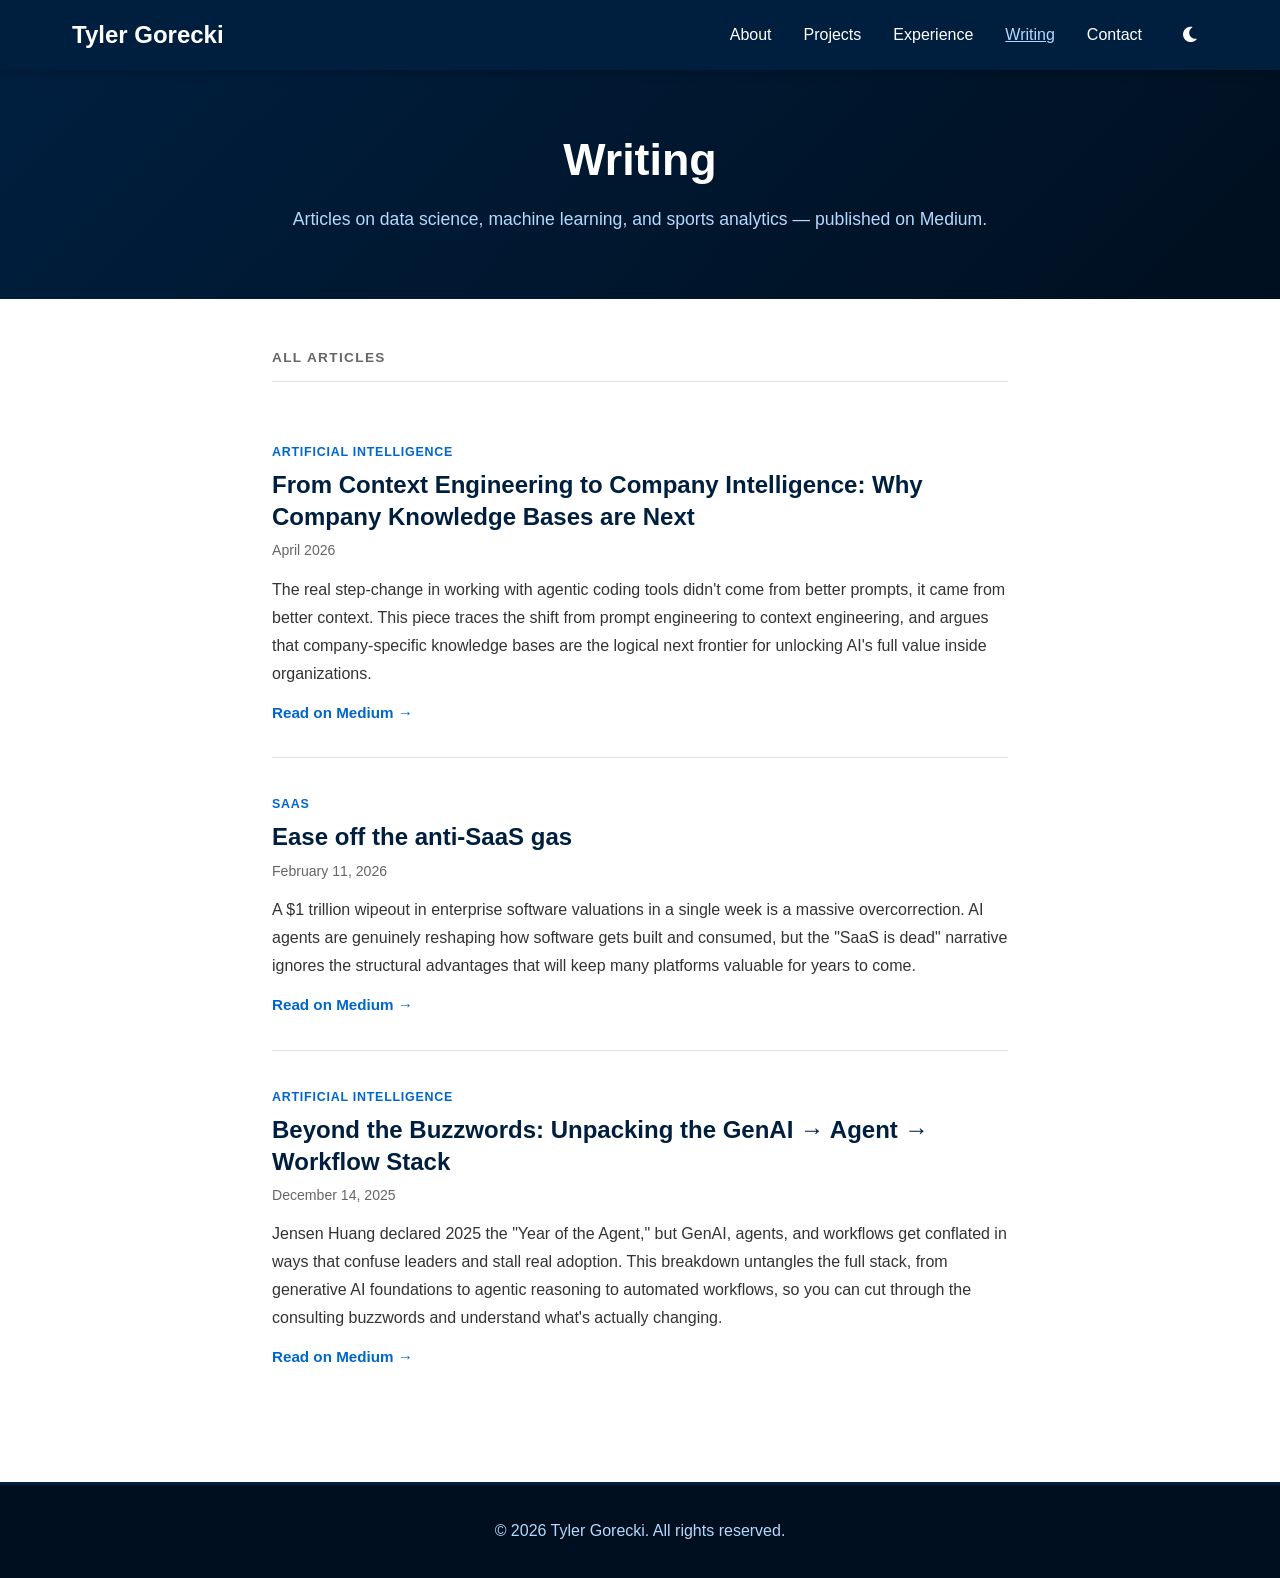
<file: blog.html>
<!DOCTYPE HTML>
<html>
	<head>
		<title>Writing — Tyler Gorecki</title>
		<meta charset="utf-8" />
		<meta name="viewport" content="width=device-width, initial-scale=1, user-scalable=no" />
		<meta name="description" content="Articles and writing by Tyler Gorecki on data science, machine learning, and sports analytics." />
		<link rel="stylesheet" href="assets/css/custom.css" />
		<link rel="stylesheet" href="https://cdnjs.cloudflare.com/ajax/libs/font-awesome/6.0.0/css/all.min.css" />
		<script>if(localStorage.getItem('theme')==='dark')document.documentElement.setAttribute('data-theme','dark');</script>
	</head>
	<body>
		<!-- Navigation -->
		<nav class="navbar">
			<div class="nav-container">
				<a href="index.html" class="nav-logo">Tyler Gorecki</a>
				<ul class="nav-menu" id="nav-menu">
					<li><a href="index.html#about">About</a></li>
					<li><a href="index.html#projects">Projects</a></li>
					<li><a href="index.html#experience">Experience</a></li>
					<li><a href="blog.html" class="active">Writing</a></li>
					<li><a href="index.html#contact">Contact</a></li>
					<li><button class="dark-toggle" id="dark-toggle" aria-label="Toggle dark mode"><i class="fas fa-moon"></i></button></li>
				</ul>
				<button class="nav-toggle" id="nav-toggle" aria-label="Open menu"><i class="fas fa-bars"></i></button>
			</div>
		</nav>

		<!-- Page Header -->
		<div class="writing-hero">
			<h1>Writing</h1>
			<p>Articles on data science, machine learning, and sports analytics — published on <a href="https://medium.com/@tylergorecki" style="color: #b3d9ff;">Medium</a>.</p>
		</div>

		<!-- Articles -->
		<div class="writing-section">
			<h2>All Articles</h2>

			<article class="article-card">
				<span class="article-tag">Artificial Intelligence</span>
				<h3 class="article-title"><a href="https://medium.com/@tylergorecki/from-context-engineering-to-company-intelligence-why-company-knowledge-bases-are-next-7e5cde6ddbcd" target="_blank" rel="noopener">From Context Engineering to Company Intelligence: Why Company Knowledge Bases are Next</a></h3>
				<p class="article-meta">April 2026</p>
				<p class="article-excerpt">The real step-change in working with agentic coding tools didn't come from better prompts, it came from better context. This piece traces the shift from prompt engineering to context engineering, and argues that company-specific knowledge bases are the logical next frontier for unlocking AI's full value inside organizations.</p>
				<a href="https://medium.com/@tylergorecki/from-context-engineering-to-company-intelligence-why-company-knowledge-bases-are-next-7e5cde6ddbcd" class="article-link" target="_blank" rel="noopener">Read on Medium &rarr;</a>
			</article>

			<article class="article-card">
				<span class="article-tag">SaaS</span>
				<h3 class="article-title"><a href="https://medium.com/@tylergorecki/ease-off-the-anti-saas-gas-36b92a6fe3d2" target="_blank" rel="noopener">Ease off the anti-SaaS gas</a></h3>
				<p class="article-meta">February 11, 2026</p>
				<p class="article-excerpt">A $1 trillion wipeout in enterprise software valuations in a single week is a massive overcorrection. AI agents are genuinely reshaping how software gets built and consumed, but the "SaaS is dead" narrative ignores the structural advantages that will keep many platforms valuable for years to come.</p>
				<a href="https://medium.com/@tylergorecki/ease-off-the-anti-saas-gas-36b92a6fe3d2" class="article-link" target="_blank" rel="noopener">Read on Medium &rarr;</a>
			</article>

			<article class="article-card">
				<span class="article-tag">Artificial Intelligence</span>
				<h3 class="article-title"><a href="https://medium.com/@tylergorecki/beyond-the-buzzwords-unpacking-the-genai-agent-workflow-stack-a6ef4d1d0d64" target="_blank" rel="noopener">Beyond the Buzzwords: Unpacking the GenAI → Agent → Workflow Stack</a></h3>
				<p class="article-meta">December 14, 2025</p>
				<p class="article-excerpt">Jensen Huang declared 2025 the "Year of the Agent," but GenAI, agents, and workflows get conflated in ways that confuse leaders and stall real adoption. This breakdown untangles the full stack, from generative AI foundations to agentic reasoning to automated workflows, so you can cut through the consulting buzzwords and understand what's actually changing.</p>
				<a href="https://medium.com/@tylergorecki/beyond-the-buzzwords-unpacking-the-genai-agent-workflow-stack-a6ef4d1d0d64" class="article-link" target="_blank" rel="noopener">Read on Medium &rarr;</a>
			</article>

		</div>

		<!-- Footer -->
		<footer class="footer">
			<div class="container">
				<p>&copy; 2026 Tyler Gorecki. All rights reserved.</p>
			</div>
		</footer>

		<script>
			(function() {
				var toggle = document.getElementById('dark-toggle');
				var html = document.documentElement;

				if (localStorage.getItem('theme') === 'dark') {
					toggle.querySelector('i').className = 'fas fa-sun';
				}

				toggle.addEventListener('click', function() {
					var isDark = html.getAttribute('data-theme') === 'dark';
					if (isDark) {
						html.removeAttribute('data-theme');
						toggle.querySelector('i').className = 'fas fa-moon';
						localStorage.setItem('theme', 'light');
					} else {
						html.setAttribute('data-theme', 'dark');
						toggle.querySelector('i').className = 'fas fa-sun';
						localStorage.setItem('theme', 'dark');
					}
				});

				var navToggle = document.getElementById('nav-toggle');
				var navMenu = document.getElementById('nav-menu');

				navToggle.addEventListener('click', function() {
					navMenu.classList.toggle('active');
					var icon = navToggle.querySelector('i');
					icon.className = navMenu.classList.contains('active') ? 'fas fa-times' : 'fas fa-bars';
				});

				navMenu.querySelectorAll('a').forEach(function(link) {
					link.addEventListener('click', function() {
						navMenu.classList.remove('active');
						navToggle.querySelector('i').className = 'fas fa-bars';
					});
				});
			})();
		</script>
	</body>
</html>
</file>
<file: assets/css/custom.css>
/* Custom Portfolio CSS - Navy & White Theme */

* {
	margin: 0;
	padding: 0;
	box-sizing: border-box;
}

:root {
	/* Brand colors (constant) */
	--navy: #001f3f;
	--dark-navy: #000f1f;
	--white: #ffffff;
	--light-gray: #f5f5f5;

	/* Semantic theme variables — toggled by dark mode */
	--bg-body: #ffffff;
	--bg-alt: #f5f5f5;
	--bg-card: #ffffff;
	--text-primary: #333333;
	--text-heading: #001f3f;
	--text-subtle: #666666;
	--border: #dddddd;
	--accent-link: #0066cc;
	--highlight-bg: #f5f5f5;
	--shadow-sm: rgba(0, 0, 0, 0.08);
	--shadow-md: rgba(0, 0, 0, 0.10);
	--shadow-hover: rgba(0, 31, 63, 0.15);
}

[data-theme="dark"] {
	--bg-body: #001f3f;
	--bg-alt: #000f1f;
	--bg-card: #0a2a4a;
	--text-primary: #e0e8f0;
	--text-heading: #ffffff;
	--text-subtle: #8ba8bf;
	--border: #1a3a5c;
	--accent-link: #4da6ff;
	--highlight-bg: #0d2d4a;
	--shadow-sm: rgba(0, 0, 0, 0.3);
	--shadow-md: rgba(0, 0, 0, 0.4);
	--shadow-hover: rgba(0, 0, 0, 0.5);
}

/* Smooth theme transitions */
body, section, .skill-category, .project-card,
.timeline-content, .footer, .article-card {
	transition: background-color 0.3s ease, border-color 0.3s ease;
}

h2, h3 {
	transition: color 0.3s ease;
}

body {
	font-family: 'Segoe UI', Tahoma, Geneva, Verdana, sans-serif;
	line-height: 1.6;
	color: var(--text-primary);
	background-color: var(--bg-body);
}

/* Navbar */
.navbar {
	position: fixed;
	top: 0;
	width: 100%;
	background-color: var(--navy);
	color: var(--white);
	padding: 0;
	box-shadow: 0 2px 10px rgba(0, 0, 0, 0.2);
	z-index: 1000;
}

.nav-container {
	max-width: 1200px;
	margin: 0 auto;
	display: flex;
	justify-content: space-between;
	align-items: center;
	padding: 1rem 2rem;
}

.nav-logo {
	font-size: 1.5rem;
	font-weight: bold;
	color: var(--white);
	text-decoration: none;
}

.nav-menu {
	display: flex;
	list-style: none;
	gap: 2rem;
	align-items: center;
}

.nav-menu a {
	color: var(--white);
	text-decoration: none;
	transition: color 0.3s ease;
	font-weight: 500;
}

.nav-menu a:hover,
.nav-menu a.active {
	color: #b3d9ff;
	text-decoration: underline;
}

/* Dark mode toggle button */
.dark-toggle {
	background: none;
	border: none;
	color: var(--white);
	font-size: 1.1rem;
	cursor: pointer;
	padding: 0.25rem 0.5rem;
	display: flex;
	align-items: center;
	transition: color 0.3s ease;
	line-height: 1;
}

.dark-toggle:hover {
	color: #b3d9ff;
}

.nav-toggle {
	display: none;
	background: none;
	border: none;
	color: var(--white);
	font-size: 1.3rem;
	cursor: pointer;
	padding: 0.25rem 0.5rem;
	align-items: center;
	transition: color 0.3s ease;
}

.nav-toggle:hover {
	color: #b3d9ff;
}

/* Hero Section */
.hero {
	margin-top: 60px;
	background: linear-gradient(135deg, var(--navy) 0%, var(--dark-navy) 100%);
	color: var(--white);
	padding: 6rem 2rem;
	text-align: center;
	min-height: 500px;
	display: flex;
	align-items: center;
	justify-content: center;
}

.hero-content {
	max-width: 800px;
}

.hero h1 {
	font-size: 3.5rem;
	margin-bottom: 0.5rem;
	font-weight: 700;
}

.subtitle {
	font-size: 1.5rem;
	color: #b3d9ff;
	margin-bottom: 0.5rem;
}

.tagline {
	font-size: 1.1rem;
	color: #ccc;
	margin-bottom: 2rem;
}

.cta-buttons {
	display: flex;
	gap: 1rem;
	justify-content: center;
	flex-wrap: wrap;
	margin-top: 2rem;
}

.btn {
	padding: 0.75rem 1.5rem;
	border: 2px solid var(--white);
	border-radius: 5px;
	text-decoration: none;
	transition: all 0.3s ease;
	font-weight: 600;
	font-size: 1rem;
	cursor: pointer;
	display: inline-block;
}

.btn-primary {
	background-color: var(--white);
	color: var(--navy);
}

.btn-primary:hover {
	background-color: transparent;
	color: var(--white);
}

.btn-secondary {
	background-color: transparent;
	color: var(--white);
}

.btn-secondary:hover {
	background-color: var(--white);
	color: var(--navy);
}

/* Sections */
section {
	padding: 4rem 2rem;
	width: 100%;
	display: block;
}

.container {
	max-width: 1200px;
	margin: 0 auto;
	padding: 0 2rem;
}

#about {
	background-color: var(--bg-alt);
}

#projects {
	background-color: var(--bg-body);
}

#experience {
	background-color: var(--bg-alt);
}

#contact {
	background-color: var(--navy);
	color: var(--white);
}

h2 {
	color: var(--text-heading);
	font-size: 2.5rem;
	margin-bottom: 1.5rem;
	text-align: center;
}

#contact h2,
#contact h3 {
	color: var(--white);
}

p {
	margin-bottom: 1rem;
	line-height: 1.8;
}

/* About Section */
.about-content {
	display: flex;
	gap: 3rem;
	align-items: flex-start;
	max-width: 900px;
	margin: 0 auto;
}

.about-photo {
	flex-shrink: 0;
	width: 50px;
	height: 50px;
	border-radius: 50%;
	object-fit: cover;
	border: 2px solid var(--text-heading);
	transition: border-color 0.3s ease;
}

.about-text {
	font-size: 1.1rem;
	color: var(--text-primary);
	line-height: 1.9;
}

/* Skills Section */
.skills-grid {
	display: grid;
	grid-template-columns: repeat(auto-fit, minmax(200px, 1fr));
	gap: 2rem;
	margin-top: 2rem;
}

.skill-category {
	background-color: var(--bg-card);
	padding: 1.5rem;
	border-left: 4px solid var(--text-heading);
	border-radius: 5px;
	box-shadow: 0 2px 8px var(--shadow-md);
}

.skill-category h3 {
	color: var(--text-heading);
	margin-bottom: 1rem;
	font-size: 1.2rem;
}

.skill-category ul {
	list-style: none;
}

.skill-category li {
	padding: 0.5rem 0;
	color: var(--text-primary);
}

.skill-category li:before {
	content: "→ ";
	color: var(--text-heading);
	font-weight: bold;
	margin-right: 0.5rem;
}

/* Projects Section */
.projects-grid {
	display: grid;
	grid-template-columns: repeat(auto-fit, minmax(280px, 1fr));
	gap: 2rem;
	margin-top: 2rem;
}

.project-card {
	background-color: var(--bg-card);
	border: 2px solid var(--border);
	border-radius: 8px;
	overflow: hidden;
	transition: all 0.3s ease;
	box-shadow: 0 4px 12px var(--shadow-sm);
}

.project-card:hover {
	border-color: var(--navy);
	box-shadow: 0 8px 20px var(--shadow-hover);
	transform: translateY(-5px);
}

.project-header {
	background-color: var(--navy);
	color: var(--white);
	padding: 1.5rem;
}

.project-header h3 {
	color: var(--white);
	font-size: 1.3rem;
	margin: 0;
}

.project-header a {
	color: var(--white);
	text-decoration: none;
}

.project-header a:hover {
	text-decoration: underline;
}

.project-body {
	padding: 1.5rem;
}

.project-card > p {
	padding: 1.25rem 1.5rem 0;
	margin-bottom: 0;
}

.project-card > ul.project-highlights {
	padding: 0.75rem 1.5rem 1.25rem 3rem;
}

.tech-tags {
	display: flex;
	flex-wrap: wrap;
	gap: 0.5rem;
	margin: 1rem 0;
}

.tech-tag {
	background-color: var(--light-gray);
	color: var(--navy);
	padding: 0.4rem 0.8rem;
	border-radius: 20px;
	font-size: 0.85rem;
	font-weight: 600;
	border: 1px solid var(--navy);
}

.highlights {
	background-color: var(--highlight-bg);
	padding: 1rem;
	border-radius: 5px;
	margin-top: 1rem;
	border-left: 3px solid var(--accent-link);
}

.highlights ul {
	margin: 0;
	padding-left: 1.5rem;
}

.highlights li {
	margin-bottom: 0.5rem;
	color: var(--text-primary);
}

/* Experience Section */
.timeline {
	position: relative;
	max-width: 900px;
	margin: 2rem auto;
}

.timeline:before {
	content: '';
	position: absolute;
	left: 50%;
	transform: translateX(-50%);
	width: 3px;
	height: 100%;
	background-color: var(--border);
	border-radius: 3px;
}

.timeline-item {
	margin-bottom: 3rem;
	width: 50%;
	position: relative;
}

.timeline-item:nth-child(odd) {
	margin-left: 0;
	text-align: right;
	padding-right: 3rem;
}

.timeline-item:nth-child(even) {
	margin-left: 50%;
	text-align: left;
	padding-left: 3rem;
}

.timeline-dot {
	position: absolute;
	top: 0;
	width: 20px;
	height: 20px;
	background-color: var(--bg-card);
	border: 3px solid var(--border);
	border-radius: 50%;
	right: -40px;
}

.timeline-item:nth-child(even) .timeline-dot {
	right: auto;
	left: -40px;
}

.timeline-content {
	background-color: var(--bg-card);
	padding: 1.5rem;
	border-radius: 8px;
	border: 1px solid var(--border);
	transition: all 0.3s ease;
}

.timeline-content:hover {
	box-shadow: 0 4px 12px var(--shadow-md);
	border-color: var(--navy);
}

.timeline-content h3 {
	color: var(--text-heading);
	margin-top: 0;
	font-size: 1.2rem;
}

.timeline-content p {
	margin: 0.5rem 0;
	font-style: italic;
	color: var(--accent-link);
	font-weight: 600;
}

.timeline-content ul {
	margin: 1rem 0;
	padding-left: 1.5rem;
}

.timeline-content li {
	margin-bottom: 0.5rem;
}

.timeline-content a {
	color: var(--accent-link);
	text-decoration: none;
}

.timeline-content a:hover {
	text-decoration: underline;
}

/* Contact Section */
.contact-info {
	display: grid;
	grid-template-columns: repeat(auto-fit, minmax(200px, 1fr));
	gap: 2rem;
	margin-top: 2rem;
	text-align: center;
}

.contact-item h3 {
	margin-bottom: 0.5rem;
	color: var(--white);
	font-size: 1.1rem;
}

.contact-item a,
.contact-item p {
	color: #b3d9ff;
	text-decoration: none;
	font-size: 1rem;
}

.contact-item a:hover {
	text-decoration: underline;
	color: var(--white);
}

.social-icons {
	display: flex;
	gap: 1.5rem;
	justify-content: center;
	margin-top: 1.5rem;
}

.social-icons a {
	color: var(--white);
	font-size: 1.5rem;
	transition: all 0.3s ease;
}

.social-icons a:hover {
	color: #b3d9ff;
	transform: scale(1.2);
}

/* Footer */
.footer {
	background-color: var(--dark-navy);
	color: var(--white);
	padding: 2rem;
	text-align: center;
	border-top: 3px solid var(--navy);
	width: 100%;
}

.footer p {
	margin: 0;
	color: #b3d9ff;
}

/* Writing / Blog Page */
.writing-hero {
	margin-top: 60px;
	background: linear-gradient(135deg, var(--navy) 0%, var(--dark-navy) 100%);
	color: var(--white);
	padding: 4rem 2rem;
	text-align: center;
}

.writing-hero h1 {
	font-size: 2.8rem;
	font-weight: 700;
	margin-bottom: 0.5rem;
	color: var(--white);
}

.writing-hero p {
	font-size: 1.1rem;
	color: #b3d9ff;
	margin: 0;
}

.writing-section {
	max-width: 800px;
	margin: 0 auto;
	padding: 3rem 2rem 5rem;
}

.writing-section > h2 {
	text-align: left;
	font-size: 0.85rem;
	font-weight: 700;
	text-transform: uppercase;
	letter-spacing: 0.1em;
	color: var(--text-subtle);
	margin-bottom: 1.5rem;
	border-bottom: 1px solid var(--border);
	padding-bottom: 0.75rem;
}

.article-card {
	padding: 2rem 0;
	border-bottom: 1px solid var(--border);
}

.article-card:last-child {
	border-bottom: none;
}

.article-tag {
	display: inline-block;
	font-size: 0.78rem;
	font-weight: 700;
	color: var(--accent-link);
	text-transform: uppercase;
	letter-spacing: 0.06em;
	margin-bottom: 0.4rem;
	text-decoration: none;
}

.article-tag:hover {
	text-decoration: underline;
}

.article-title {
	font-size: 1.5rem;
	font-weight: 700;
	line-height: 1.3;
	margin-bottom: 0.4rem;
}

.article-title a {
	color: var(--text-heading);
	text-decoration: none;
}

.article-title a:hover {
	color: var(--accent-link);
}

.article-meta {
	font-size: 0.88rem;
	color: var(--text-subtle);
	margin-bottom: 0.75rem;
}

.article-excerpt {
	color: var(--text-primary);
	line-height: 1.75;
	margin-bottom: 0.75rem;
	font-size: 1rem;
}

.article-link {
	color: var(--accent-link);
	font-weight: 600;
	font-size: 0.95rem;
	text-decoration: none;
}

.article-link:hover {
	text-decoration: underline;
}

/* Responsive Design */
@media (max-width: 768px) {
	.nav-menu {
		flex-direction: column;
		gap: 1rem;
		position: absolute;
		top: 60px;
		left: 0;
		right: 0;
		background-color: var(--navy);
		padding: 1rem 2rem;
		display: none;
	}

	.nav-menu.active {
		display: flex;
	}

	.nav-toggle {
		display: flex;
	}

	.about-content {
		flex-direction: column;
		align-items: center;
		gap: 1.5rem;
	}

	.about-photo {
		width: 38px;
		height: 38px;
	}

	.hero h1 {
		font-size: 2.5rem;
	}

	.subtitle {
		font-size: 1.2rem;
	}

	h2 {
		font-size: 2rem;
	}

	.projects-grid {
		grid-template-columns: 1fr;
	}

	.timeline:before {
		left: 0;
	}

	.timeline-item {
		width: 100%;
		padding-left: 60px !important;
		text-align: left !important;
	}

	.timeline-item:nth-child(even) {
		margin-left: 0;
	}

	.timeline-dot {
		left: -40px !important;
		right: auto !important;
	}

	.cta-buttons {
		flex-direction: column;
	}

	.btn {
		width: 100%;
	}

	.contact-info {
		grid-template-columns: 1fr;
	}

	section {
		padding: 3rem 1rem;
	}

	.writing-section {
		padding: 2rem 1rem 4rem;
	}

	.article-title {
		font-size: 1.3rem;
	}
}

@media (max-width: 480px) {
	.hero {
		padding: 4rem 1rem;
		margin-top: 60px;
	}

	.hero h1 {
		font-size: 2rem;
	}

	.subtitle {
		font-size: 1rem;
	}

	.tagline {
		font-size: 0.95rem;
	}

	.nav-logo {
		font-size: 1.2rem;
	}

	.nav-menu {
		gap: 0.5rem;
	}

	h2 {
		font-size: 1.5rem;
	}

	.skills-grid {
		grid-template-columns: 1fr;
	}

	.social-icons {
		gap: 1rem;
	}

	.social-icons a {
		font-size: 1.2rem;
	}

	.writing-hero h1 {
		font-size: 2rem;
	}
}

/* Utility Classes */
a {
	color: var(--accent-link);
	text-decoration: none;
}

a:hover {
	text-decoration: underline;
}

/* Smooth Scrolling */
html {
	scroll-behavior: smooth;
}
</file>
